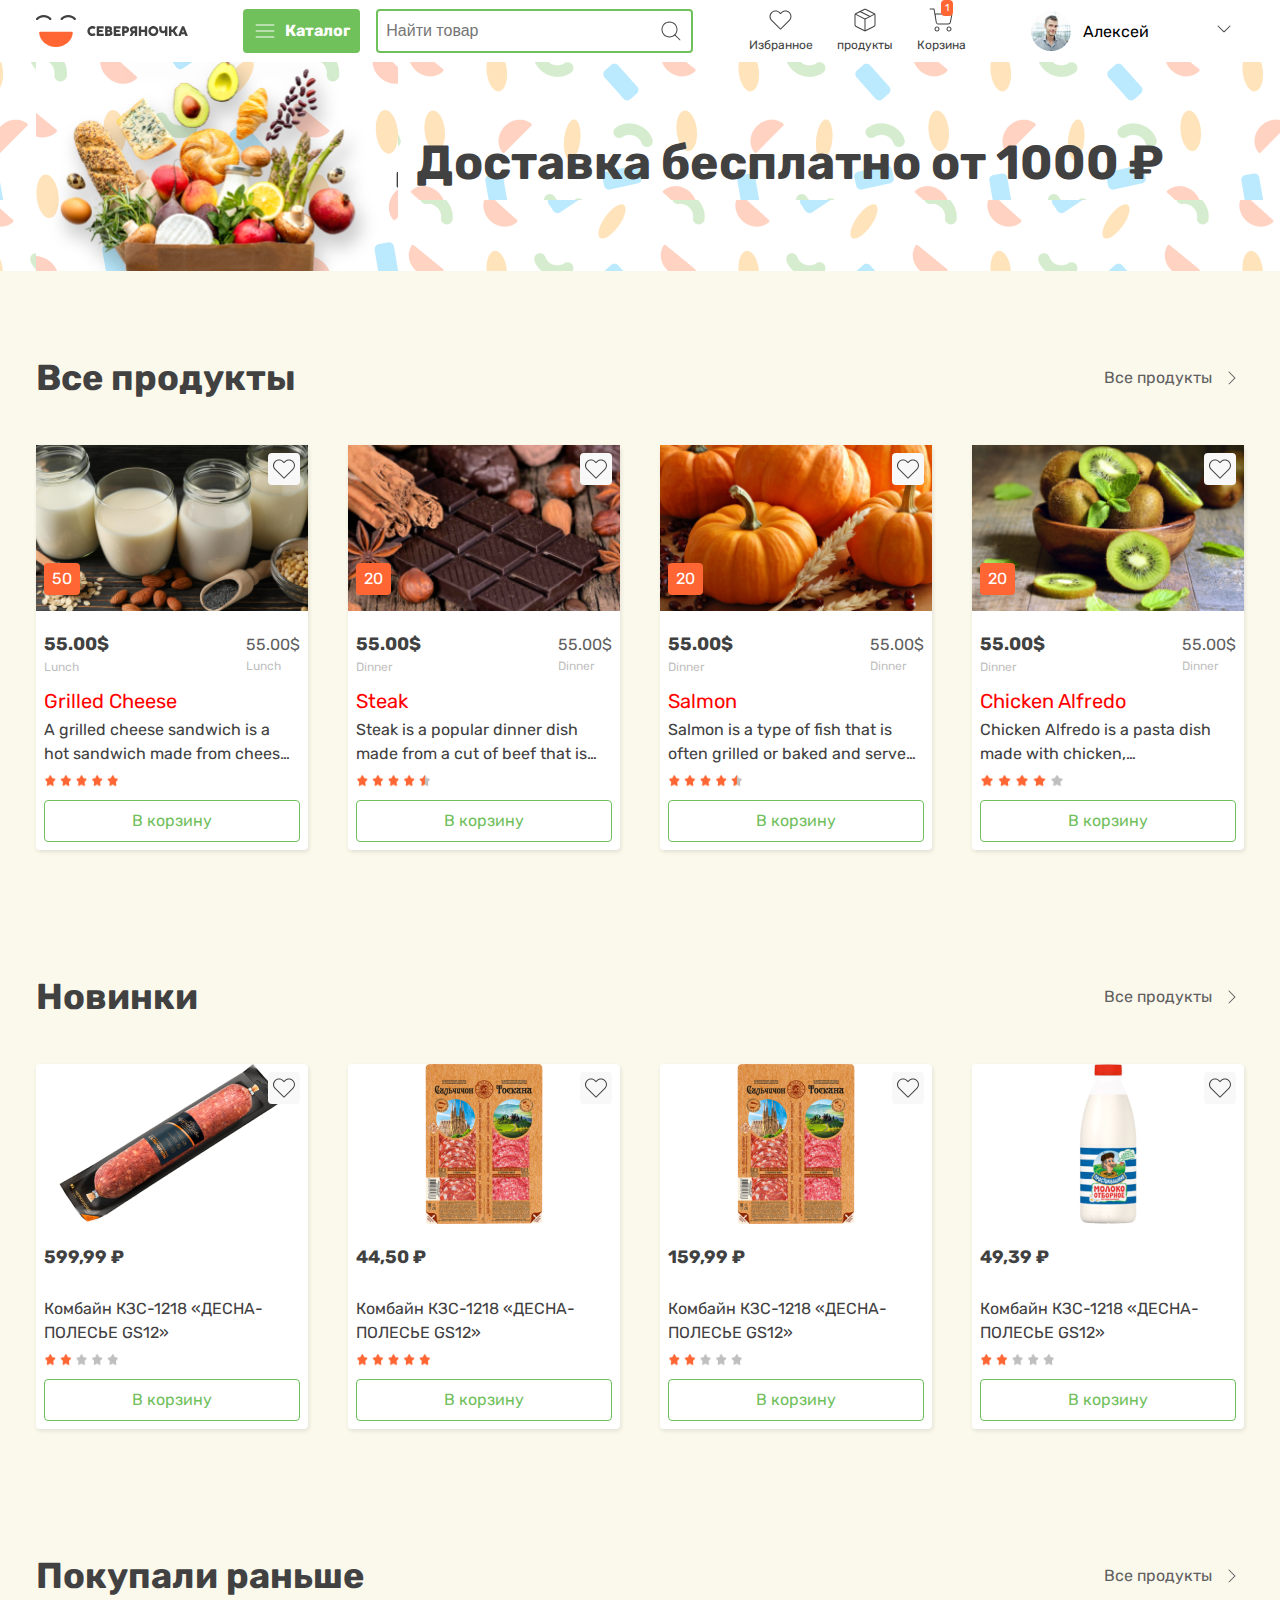
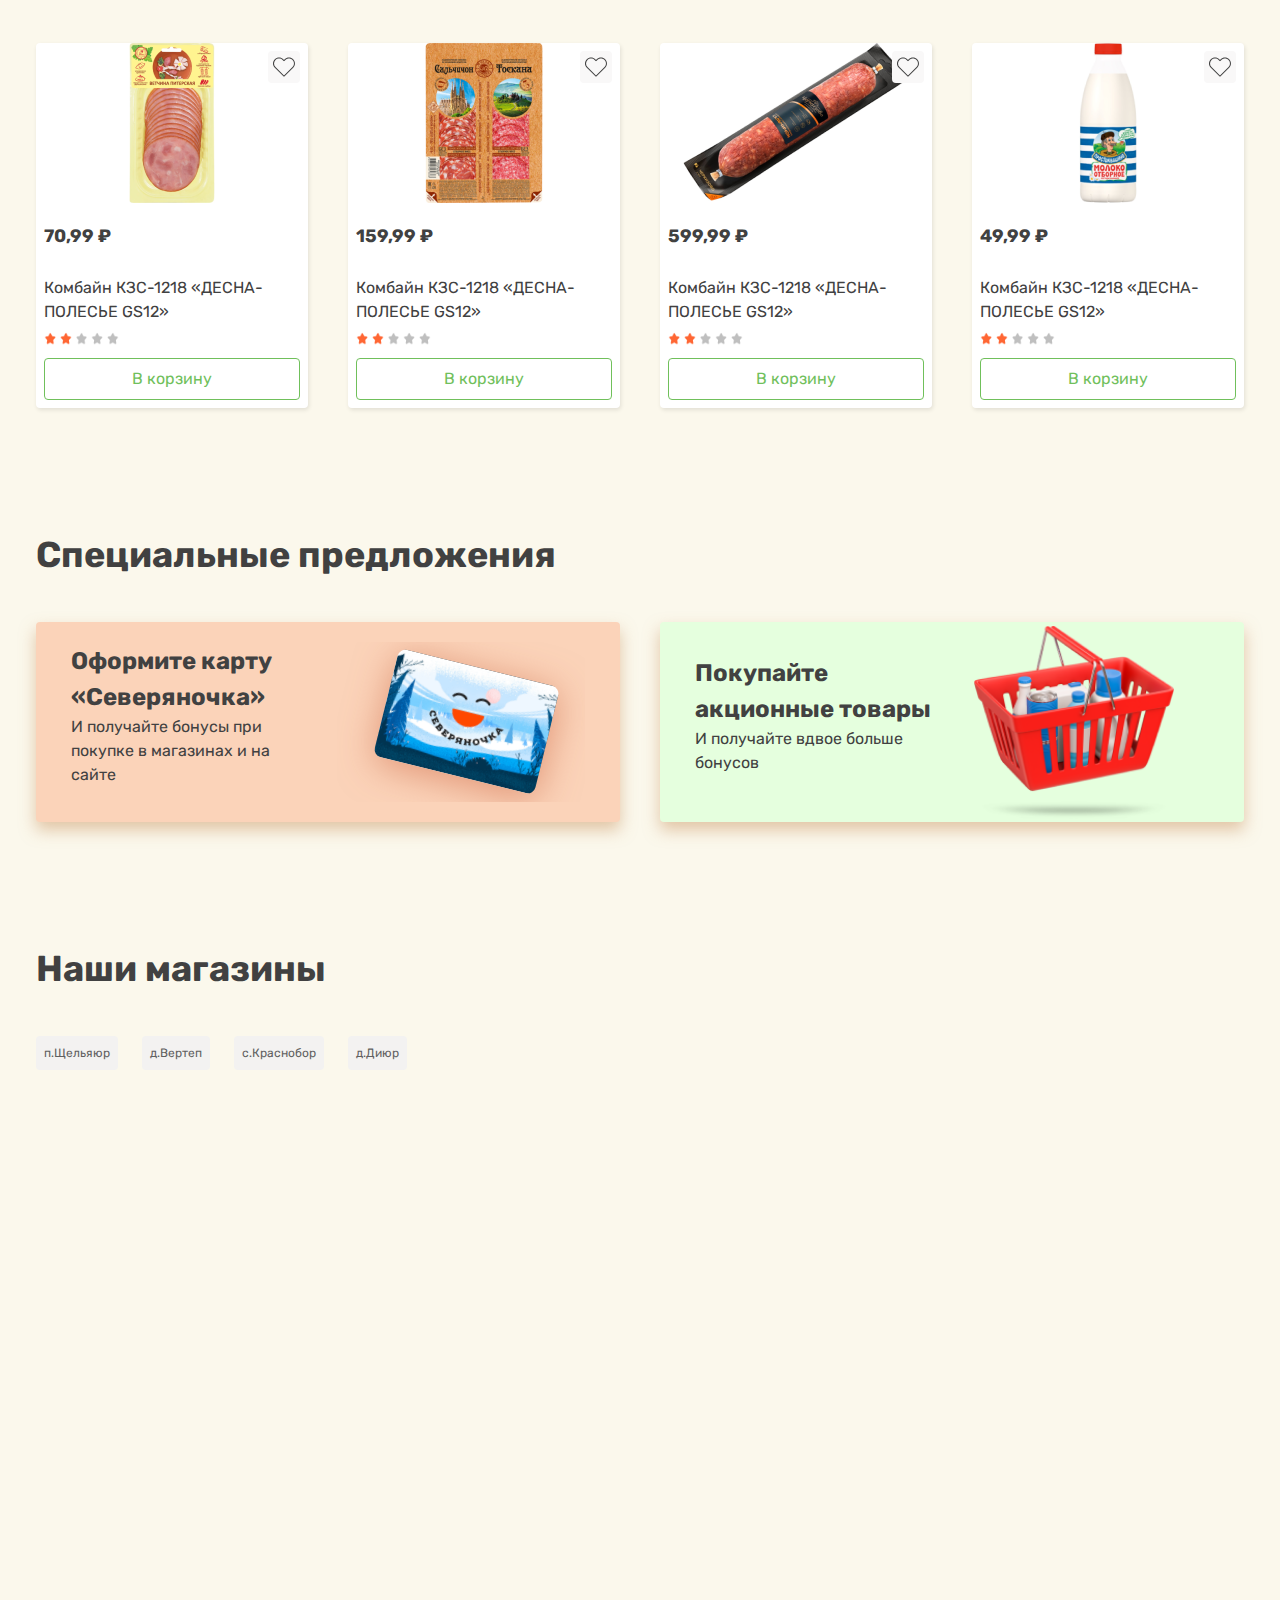
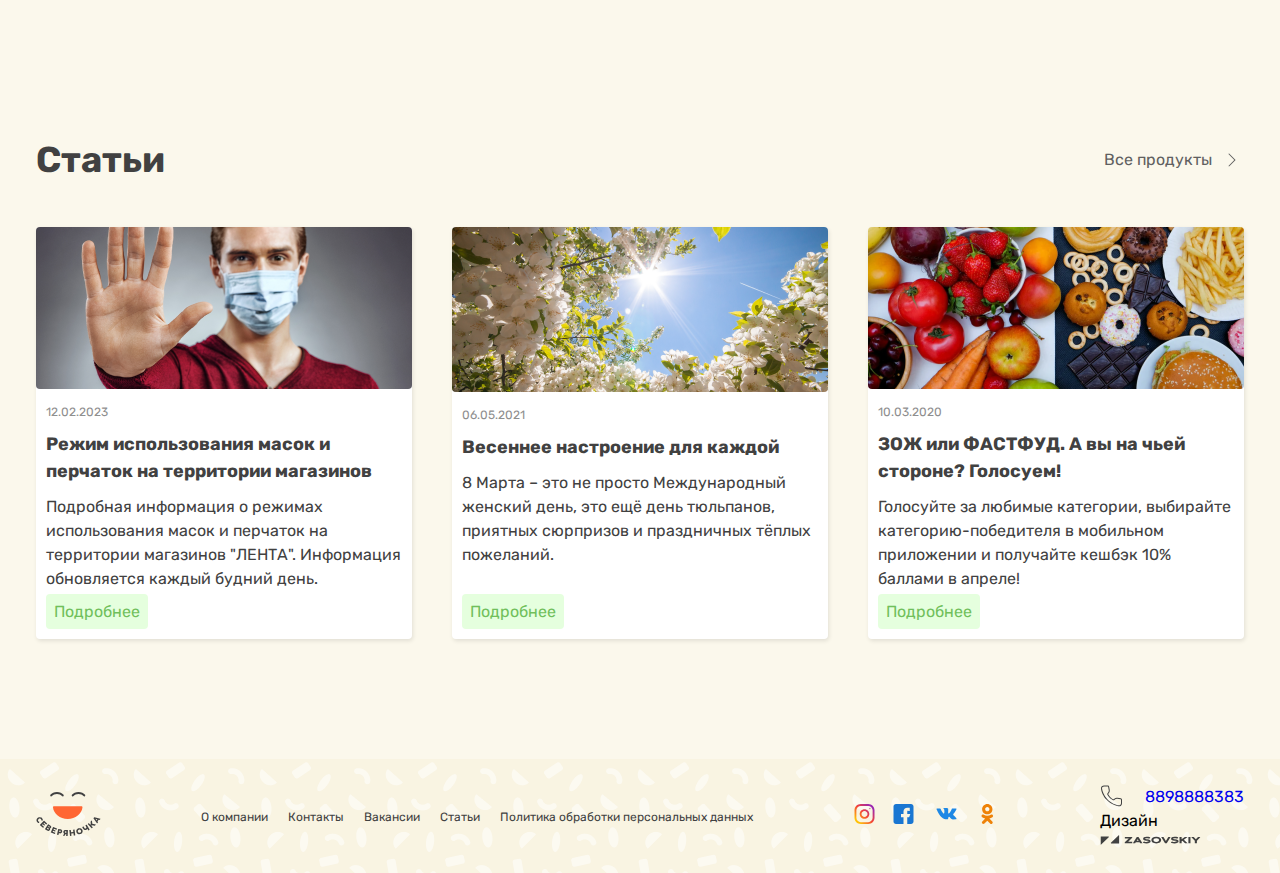
<file: index.html>
<!DOCTYPE html>
<html lang="en">
  <head>
    <meta charset="UTF-8" />
    <meta name="viewport" content="width=device-width, initial-scale=1.0" />
    <link
      rel="icon"
      href="[data-uri]"
    />
    <title>E-Commerce</title>
    <link rel="stylesheet" href="/css/index.min.css" />
  </head>
  <body>

    <!-- Copying should be started here. -->
    <header>
      <nav id="navbar">
        <div class="container">
          <div class="navbar__content">
            <img
              class="navbar__content__image"
              src="./assets/images/index/mainlogo.svg"
              alt=""
            />
            <img
              class="navbar__content__image2"
              src="./assets/images/index/mainlogosvg.svg"
              alt=""
            />
            <div class="navbar__content__search">
              <a class="hidden__part Hidden280" href="#">
                <img
                  src="/assets/images/index/navbarthreelines/feather-icon/menu.svg"
                  alt=""
                />
                <h6 class="Hidden950">Каталог</h6></a
              >
              <div class="search">
                <input type="text" placeholder="Найти товар" />
                <img
                  class="inputImage"
                  src="./assets/images/index/NavbarSearch/feather-icon/search.svg"
                  alt=""
                />
              </div>
            </div>
            <ul class="navbar__content__link">
              <li>
                <a href="#"
                  ><img src="./assets/images/index/Frame 211.svg" alt="" />
                  <p>Избранное</p></a
                >
              </li>
              <li>
                <a href="#"
                  ><img src="./assets/images/index/navbarBix.svg" alt="" />
                  <p>продукты</p></a
                >
              </li>
              <li>
                <a href="#" class="navbar__content__basket"
                  ><span>1</span
                  ><img
                    src="./assets/images/index/shopping.basket/feather-icon/shopping-cart.svg"
                    alt=""
                  />
                  <p>Корзина</p></a
                >
              </li>
            </ul>

            <div class="navbar__content__person">
              <img src="./assets/images/index/navbarperson.svg" alt="" />
              <p class="Hidden950">Алексей</p>
            </div>
            <a href="#" class="Hidden950"
              ><img src="./assets/images/index/navbarbelow.svg" alt=""
            /></a>
          </div>
        </div>
      </nav>
    </header>
    <div class="container">
      <div class="catalog hidden__catalog">
        <ul class="catalog__things">
          <li class="catalog__items">
            <a href="" class="catalog__links">Молоко, сыр, яйцо</a>
          </li>
          <li class="catalog__items">
            <a href="" class="catalog__links">Хлеб</a>
          </li>
          <li class="catalog__items">
            <a href="" class="catalog__links">Фрукты и овощи</a>
          </li>
          <li class="catalog__items">
            <a href="" class="catalog__links">Замороженные продукты</a>
          </li>
        </ul>
        <ul class="catalog__things">
          <li class="catalog__items">
            <a href="" class="catalog__links">Напитки</a>
          </li>
          <li class="catalog__items">
            <a href="" class="catalog__links">Кондитерские изделия</a>
          </li>
          <li class="catalog__items">
            <a href="" class="catalog__links">Чай, кофе</a>
          </li>
        </ul>
        <ul class="catalog__things">
          <li class="catalog__items">
            <a href="" class="catalog__links">Бакалея</a>
          </li>
          <li class="catalog__items">
            <a href="" class="catalog__links">Здоровое питание</a>
          </li>
          <li class="catalog__items">
            <a href="" class="catalog__links">Зоотовары</a>
          </li>
        </ul>
        <ul class="catalog__things">
          <li class="catalog__items">
            <a href="" class="catalog__links">Мясо, птица, колбаса</a>
          </li>
          <li class="catalog__items">
            <a href="" class="catalog__links">Детское питание</a>
          </li>
          <li class="catalog__items">
            <a href="" class="catalog__links">Непродовольственные товары</a>
          </li>
        </ul>
      </div>
    </div>
    <!-- Copying should be ended here. -->
    
    <main>
      <section id="home">
        <div class="container">
          <div class="home__content">
            <img src="./assets/images/index/homefruits.svg" alt="" />
            <h1>Доставка бесплатно от 1000 ₽</h1>
          </div>
        </div>
      </section>
      <section id="discount">
        <div class="container discount">
          <div class="discount__items">
            <div class="discount__item__top">
              <h1>Все продукты</h1>
              <a href="#"
                ><p>Все продукты</p>
                <img
                  src="./assets/images/index/homerightarray/feather-icon/chevron-right.svg"
                  alt=""
              /></a>
            </div>
            <div class="discount__item__main"></div>
          </div>
          <div class="discount__items special120distance">
            <div class="discount__item__top">
              <h1>Новинки</h1>
              <a href="#"
                ><p>Все продукты</p>
                <img
                  src="./assets/images/index/homerightarray/feather-icon/chevron-right.svg"
                  alt=""
              /></a>
            </div>
            <div class="discount__item__main">
              <div class="discount__item__card">
                <img
                  class="discount__item__image"
                  src="./assets/images/index/home1.png"
                  alt="image"
                />
                <img
                  class="discount__item__heart"
                  src="./assets/images/index/homeheart/feather-icon/heart.svg"
                  alt="image"
                />
                <div class="discount__details">
                  <div class="discount__payment">
                    <div class="discount__payment__right">
                      <h2 class="discount__value">599,99 ₽</h2>
                    </div>
                  </div>
                  <h4>Комбайн КЗС-1218 «ДЕСНА-ПОЛЕСЬЕ GS12»</h4>
                  <img
                    class="starimage"
                    src="./assets/images/index/2star.png"
                    alt="star image"
                  />
                  <a href="#">В корзину</a>
                </div>
              </div>
              <div class="discount__item__card">
                <img
                  class="discount__item__image"
                  src="./assets/images/index/home2.png"
                  alt="image"
                />
                <img
                  class="discount__item__heart"
                  src="./assets/images/index/homeheart/feather-icon/heart.svg"
                  alt="image"
                />
                <div class="discount__details">
                  <div class="discount__payment">
                    <div class="discount__payment__right">
                      <h2 class="discount__value">44,50 ₽</h2>
                    </div>
                  </div>
                  <h4>Комбайн КЗС-1218 «ДЕСНА-ПОЛЕСЬЕ GS12»</h4>
                  <img
                    class="starimage"
                    src="./assets/images/index/5star.png"
                    alt="star image"
                  />
                  <a href="#">В корзину</a>
                </div>
              </div>
              <div class="discount__item__card">
                <img
                  class="discount__item__image"
                  src="./assets/images/index/home2.png"
                  alt="image"
                />
                <img
                  class="discount__item__heart"
                  src="./assets/images/index/homeheart/feather-icon/heart.svg"
                  alt="image"
                />
                <div class="discount__details">
                  <div class="discount__payment">
                    <div class="discount__payment__right">
                      <h2 class="discount__value">159,99 ₽</h2>
                    </div>
                  </div>
                  <h4>Комбайн КЗС-1218 «ДЕСНА-ПОЛЕСЬЕ GS12»</h4>
                  <img
                    class="starimage"
                    src="./assets/images/index/2star.png"
                    alt="star image"
                  />
                  <a href="#">В корзину</a>
                </div>
              </div>
              <div class="discount__item__card">
                <img
                  class="discount__item__image"
                  src="./assets/images/index/home4.png"
                  alt="image"
                />
                <img
                  class="discount__item__heart"
                  src="./assets/images/index/homeheart/feather-icon/heart.svg"
                  alt="image"
                />
                <div class="discount__details">
                  <div class="discount__payment">
                    <div class="discount__payment__right">
                      <h2 class="discount__value">49,39 ₽</h2>
                    </div>
                  </div>
                  <h4>Комбайн КЗС-1218 «ДЕСНА-ПОЛЕСЬЕ GS12»</h4>
                  <img
                    class="starimage"
                    src="./assets/images/index/2star.png"
                    alt="star image"
                  />
                  <a href="#">В корзину</a>
                </div>
              </div>
            </div>
          </div>
          <div class="discount__items special120distance">
            <div class="discount__item__top">
              <h1>Покупали раньше</h1>
              <a href="#"
                ><p>Все продукты</p>
                <img
                  src="./assets/images/index/homerightarray/feather-icon/chevron-right.svg"
                  alt=""
              /></a>
            </div>
            <div class="discount__item__main">
              <div class="discount__item__card">
                <img
                  class="discount__item__image"
                  src="./assets/images/index/home5.png"
                  alt="image"
                />
                <img
                  class="discount__item__heart"
                  src="./assets/images/index/homeheart/feather-icon/heart.svg"
                  alt="image"
                />
                <div class="discount__details">
                  <div class="discount__payment">
                    <div class="discount__payment__right">
                      <h2 class="discount__value">70,99 ₽</h2>
                    </div>
                  </div>
                  <h4>Комбайн КЗС-1218 «ДЕСНА-ПОЛЕСЬЕ GS12»</h4>
                  <img
                    class="starimage"
                    src="./assets/images/index/2star.png"
                    alt="star image"
                  />
                  <a href="#">В корзину</a>
                </div>
              </div>
              <div class="discount__item__card">
                <img
                  class="discount__item__image"
                  src="./assets/images/index/home2.png"
                  alt="image"
                />
                <img
                  class="discount__item__heart"
                  src="./assets/images/index/homeheart/feather-icon/heart.svg"
                  alt="image"
                />
                <div class="discount__details">
                  <div class="discount__payment">
                    <div class="discount__payment__right">
                      <h2 class="discount__value">159,99 ₽</h2>
                    </div>
                  </div>
                  <h4>Комбайн КЗС-1218 «ДЕСНА-ПОЛЕСЬЕ GS12»</h4>
                  <img
                    class="starimage"
                    src="./assets/images/index/2star.png"
                    alt="star image"
                  />
                  <a href="#">В корзину</a>
                </div>
              </div>
              <div class="discount__item__card">
                <img
                  class="discount__item__image"
                  src="./assets/images/index/home1.png"
                  alt="image"
                />
                <img
                  class="discount__item__heart"
                  src="./assets/images/index/homeheart/feather-icon/heart.svg"
                  alt="image"
                />
                <div class="discount__details">
                  <div class="discount__payment">
                    <div class="discount__payment__right">
                      <h2 class="discount__value">599,99 ₽</h2>
                    </div>
                  </div>
                  <h4>Комбайн КЗС-1218 «ДЕСНА-ПОЛЕСЬЕ GS12»</h4>
                  <img
                    class="starimage"
                    src="./assets/images/index/2star.png"
                    alt="star image"
                  />
                  <a href="#">В корзину</a>
                </div>
              </div>
              <div class="discount__item__card">
                <img
                  class="discount__item__image"
                  src="./assets/images/index/home4.png"
                  alt="image"
                />
                <img
                  class="discount__item__heart"
                  src="./assets/images/index/homeheart/feather-icon/heart.svg"
                  alt="image"
                />
                <div class="discount__details">
                  <div class="discount__payment">
                    <div class="discount__payment__right">
                      <h2 class="discount__value">49,99 ₽</h2>
                    </div>
                  </div>
                  <h4>Комбайн КЗС-1218 «ДЕСНА-ПОЛЕСЬЕ GS12»</h4>
                  <img
                    class="starimage"
                    src="./assets/images/index/2star.png"
                    alt="star image"
                  />
                  <a href="#">В корзину</a>
                </div>
              </div>
            </div>
          </div>
        </div>
      </section>
      <section id="app">
        <div class="container app">
          <h1>Специальные предложения</h1>
          <div class="app__main">
            <div class="app__main__card">
              <div>
                <h2>Оформите карту «Северяночка»</h2>
                <p>И получайте бонусы при покупке в магазинах и на сайте</p>
              </div>
              <img
                class="app__main__strangePic"
                src="./assets/images/index/winterapp.svg"
                alt=""
              />
            </div>
            <div class="app__main__card app__second__part">
              <div>
                <h2>Покупайте акционные товары</h2>
                <p>И получайте вдвое больше бонусов</p>
              </div>
              <img src="./assets/images/index/basket.png" alt="" />
            </div>
          </div>
        </div>
      </section>
      <section id="location">
        <div class="container location">
          <h1>Наши магазины</h1>
          <div class="location__main">
            <div class="location__main__items">
              <a href="#"><p>п.Щельяюр</p></a>
              <a href="#"><p>д.Вертеп</p></a>
              <a href="#"><p>с.Краснобор</p></a>
              <a href="#"><p>д.Диюр</p></a>
            </div>
            <iframe
              src="https://www.google.com/maps/embed?pb=!1m14!1m8!1m3!1d2997.9853383677932!2d69.19970855847173!3d41.287423557451284!3m2!1i1024!2i768!4f13.1!3m3!1m2!1s0x38ae8b4d7badd3c1%3A0x39fa34f7714fcfca!2s314-Sonli%20Maktabgacha%20Ta%22Lim%20Tashkiloti!5e0!3m2!1sen!2s!4v1706008566794!5m2!1sen!2s"
              width="600"
              height="450"
              style="border: 0"
              allowfullscreen=""
              loading="lazy"
              referrerpolicy="no-referrer-when-downgrade"
            ></iframe>
          </div>
        </div>
      </section>
      <section id="last">
        <div class="container last">
          <div class="last__item__top">
            <h1>Статьи</h1>
            <a href="#"
              ><p>Все продукты</p>
              <img
                src="./assets/images/index/homerightarray/feather-icon/chevron-right.svg"
                alt=""
            /></a>
          </div>
          <div class="last__main">
            <div class="last__main__card">
              <img src="./assets/images/index/last1.png" alt="personimage" />
              <div class="last__main__content">
                <h6>12.02.2023</h6>
                <h3>
                  Режим использования масок и перчаток на территории магазинов
                </h3>
                <p>
                  Подробная информация о режимах использования масок и перчаток
                  на территории магазинов "ЛЕНТА". Информация обновляется каждый
                  будний день.
                </p>
                <a href="#">Подробнее</a>
              </div>
            </div>
            <div class="last__main__card">
              <img src="./assets/images/index/last2.png" alt="personimage" />
              <div class="last__main__content">
                <h6>06.05.2021</h6>
                <h3>Весеннее настроение для каждой</h3>
                <p>
                  8 Марта – это не просто Международный женский день, это ещё
                  день тюльпанов, приятных сюрпризов и праздничных тёплых
                  пожеланий.
                </p>
                <a href="#">Подробнее</a>
              </div>
            </div>
            <div class="last__main__card">
              <img src="./assets/images/index/last3.png" alt="personimage" />
              <div class="last__main__content">
                <h6>10.03.2020</h6>
                <h3>ЗОЖ или ФАСТФУД. А вы на чьей стороне? Голосуем!</h3>
                <p>
                  Голосуйте за любимые категории, выбирайте категорию-победителя
                  в мобильном приложении и получайте кешбэк 10% баллами в
                  апреле!
                </p>
                <a href="#">Подробнее</a>
              </div>
            </div>
          </div>
        </div>
      </section>
    </main>

    <!-- Copying should be started here. -->
    <footer>
      <div class="container">
        <div class="footer">
          <div class="footer__all">
            <a href="#" class="footer__link__items"
              ><img src="./assets/images/index/mainlogosvg.svg" alt=""
            /></a>
            <ul class="footer__links">
              <li><a href="#" class="footer__link__items">О компании</a></li>
              <li><a href="#" class="footer__link__items">Контакты</a></li>
              <li><a href="#" class="footer__link__items">Вакансии</a></li>
              <li><a href="#" class="footer__link__items">Статьи</a></li>
              <li>
                <a href="#" class="footer__link__items"
                  >Политика обработки персональных данных</a
                >
              </li>
            </ul>
            <ul class="footer__socials">
              <li>
                <a href="#" class="footer__social__network"
                  ><img
                    src="./assets/images/index/insta/social/instagram.svg"
                    alt=""
                /></a>
              </li>
              <li>
                <a href="#" class="footer__social__network"
                  ><img
                    src="./assets/images/index/face/social/Group 465.svg"
                    alt=""
                /></a>
              </li>
              <li>
                <a href="#" class="footer__social__network"
                  ><img
                    src="./assets/images/index/wiki/social/vkontakte.svg"
                    alt=""
                /></a>
              </li>
              <li>
                <a href="#" class="footer__social__network"
                  ><img src="./assets/images/index/odnok/social/ok.svg" alt=""
                /></a>
              </li>
            </ul>
            <div class="footer__socials__next">
              <div class="parts">
                <li>
                  <a href="#"
                    ><img
                      src="./assets/images/index/phonefooter/feather-icon/phone.svg"
                      alt=""
                  /></a>
                </li>
                <li><a href="#">8898888383</a></li>
              </div>
              <p>Дизайн</p>
              <img src="./assets/images/index/zakovskiy.svg" alt="" />
            </div>
            <ul class="footer__links2">
              <li><a href="#" class="footer__link__items">О компании</a></li>
              <li><a href="#" class="footer__link__items">Контакты</a></li>
              <li><a href="#" class="footer__link__items">Вакансии</a></li>
              <li><a href="#" class="footer__link__items">Статьи</a></li>
              <li>
                <a href="#" class="footer__link__items"
                  >Политика обработки персональных данных</a
                >
              </li>
            </ul>
          </div>
          <div class="footer__special">
            <ul class="footer__content__link">
              <li>
                <a class="footer__link__bottom" href="#"
                  ><img src="/assets/images/index/blackthree.svg" alt="" />
                  <h6>Каталог</h6></a
                >
              </li>
              <li>
                <a href="#"
                  ><img src="./assets/images/index/Frame 211.svg" alt="" />
                  <p>Избранное</p></a
                >
              </li>
              <li>
                <a href="#"
                  ><img src="./assets/images/index/navbarBix.svg" alt="" />
                  <p>продукты</p></a
                >
              </li>
              <li>
                <a href="#" class="footer__content__basket"
                  ><span>1</span
                  ><img
                    src="./assets/images/index/shopping.basket/feather-icon/shopping-cart.svg"
                    alt=""
                  />
                  <p>Корзина</p></a
                >
              </li>
            </ul>
            <div class="footer__content__person">
              <img src="./assets/images/index/navbarperson.svg" alt="" />
            </div>
          </div>
        </div>
      </div>
    </footer>
    <script src="./js/main.js"></script>
    <!-- Copying should be started here. -->

    <script src="js/product-data.js"></script>
    <script src="js/home.js"></script>
  </body>
</html>
</file>
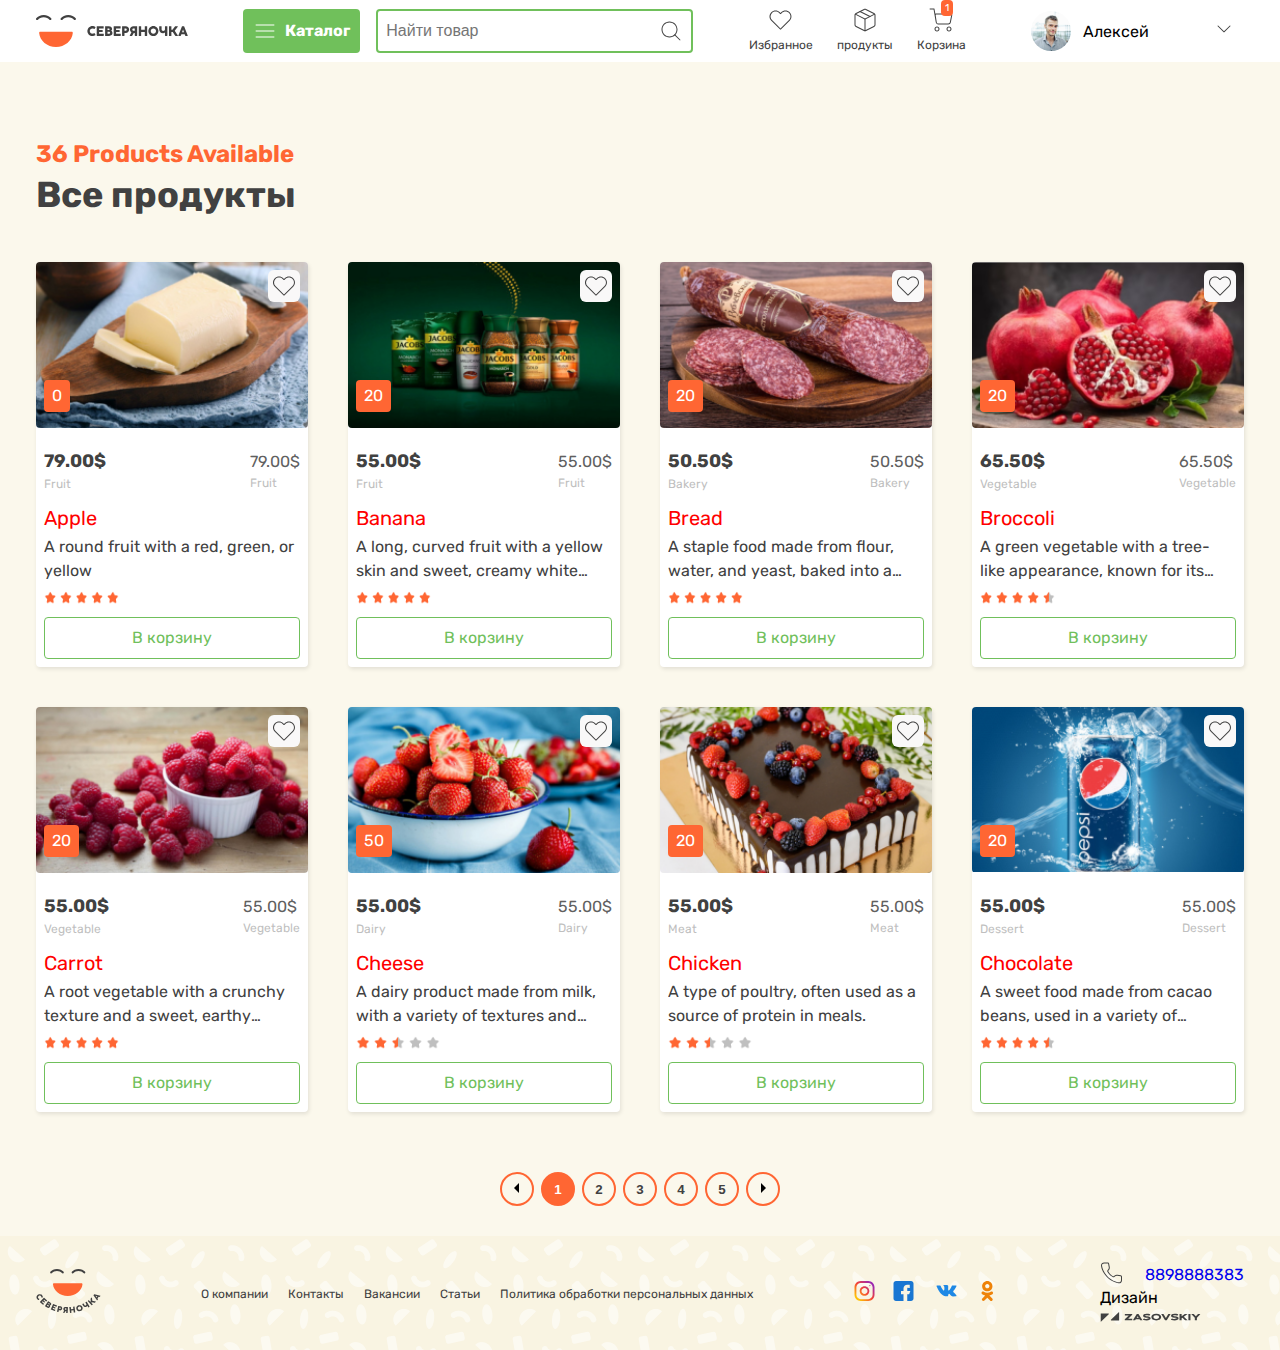
<file: pages/allproducts.html>
<!DOCTYPE html>
<html lang="en">
  <head>
    <meta charset="UTF-8" />
    <meta name="viewport" content="width=device-width, initial-scale=1.0" />
    <title>All products</title>
    <link
    rel="icon"
    href="[data-uri]"
  />
    <link rel="stylesheet" href="../css/allproducts.min.css" />
  </head>
  <body>
    <header>
      <nav id="navbar">
        <div class="container">
          <div class="navbar__content">
            <img
              class="navbar__content__image"
              src="../assets/images/index/mainlogo.svg"
              alt=""
            />
            <img
              class="navbar__content__image2"
              src="../assets/images/index/mainlogosvg.svg"
              alt=""
            />
            <div class="navbar__content__search">
              <a class="hidden__part Hidden280" href="#"
                ><img
                  src="../assets/images/index/navbarthreelines/feather-icon/menu.svg"
                  alt=""
                />
                <h6 class="Hidden950">Каталог</h6>
              </a>
              <div class="search">
                <input class="search-input" type="text" placeholder="Найти товар" />
                <img
                  class="inputImage"
                  src="../assets/images/index/NavbarSearch/feather-icon/search.svg"
                  alt=""
                />
              </div>
            </div>
            <ul class="navbar__content__link">
              <li>
                <a href="#"
                  ><img src="../assets/images/index/Frame 211.svg" alt="" />
                  <p>Избранное</p></a
                >
              </li>
              <li>
                <a href="#"
                  ><img src="../assets/images/index/navbarBix.svg" alt="" />
                  <p>продукты</p></a
                >
              </li>
              <li>
                <a href="#" class="navbar__content__basket"
                  ><span>1</span
                  ><img
                    src="../assets/images/index/shopping.basket/feather-icon/shopping-cart.svg"
                    alt=""
                  />
                  <p>Корзина</p></a
                >
              </li>
            </ul>

            <div class="navbar__content__person">
              <img src="../assets/images/index/navbarperson.svg" alt="" />
              <p class="Hidden950">Алексей</p>
            </div>
            <a href="#" class="Hidden950"
              ><img src="../assets/images/index/navbarbelow.svg" alt=""
            /></a>
          </div>
        </div>
      </nav>
    </header>
    <div class="container">
      <div class="catalog hidden__catalog">
        <ul class="catalog__things">
          <li class="catalog__items">
            <a href="" class="catalog__links">Молоко, сыр, яйцо</a>
          </li>
          <li class="catalog__items">
            <a href="" class="catalog__links">Хлеб</a>
          </li>
          <li class="catalog__items">
            <a href="" class="catalog__links">Фрукты и овощи</a>
          </li>
          <li class="catalog__items">
            <a href="" class="catalog__links">Замороженные продукты</a>
          </li>
        </ul>
        <ul class="catalog__things">
          <li class="catalog__items">
            <a href="" class="catalog__links">Напитки</a>
          </li>
          <li class="catalog__items">
            <a href="" class="catalog__links">Кондитерские изделия</a>
          </li>
          <li class="catalog__items">
            <a href="" class="catalog__links">Чай, кофе</a>
          </li>
        </ul>
        <ul class="catalog__things">
          <li class="catalog__items">
            <a href="" class="catalog__links">Бакалея</a>
          </li>
          <li class="catalog__items">
            <a href="" class="catalog__links">Здоровое питание</a>
          </li>
          <li class="catalog__items">
            <a href="" class="catalog__links">Зоотовары</a>
          </li>
        </ul>
        <ul class="catalog__things">
          <li class="catalog__items">
            <a href="" class="catalog__links">Мясо, птица, колбаса</a>
          </li>
          <li class="catalog__items">
            <a href="" class="catalog__links">Детское питание</a>
          </li>
          <li class="catalog__items">
            <a href="" class="catalog__links">Непродовольственные товары</a>
          </li>
        </ul>
      </div>
    </div>
    <main>
      <section id="discount">
        <div class="container discount">
          <h3 class="alert alert-info"><span class="products__quantity"></span> Products Available</h3>
          <div class="discount__items">
            <div class="discount__item__top">
              <h1>Все продукты</h1>
            </div>
            <div class="discount__item__main"></div>
          </div>
        </div>
      </section>
      <section id="pagination">
        <div class="container">
          <ul class="pagination">
            <li class="page-item"><button class="page-link"><img src="../assets/images/index/left.svg" alt=""></button></li>
            <li class="page-item"><button class="page-link">1</button></li>
            <li class="page-item"><button class="page-link">2</button></li>
            <li class="page-item"><button class="page-link">3</button></li>
            <li class="page-item"><button class="page-link"><img src="../assets/images/index/right.svg" alt=""></button></li>
          </ul>
        </div>
      </section>
    </main>
    <footer>
      <div class="container">
        <div class="footer">
          <div class="footer__all">
            <a href="#" class="footer__link__items"
              ><img src="../assets/images/index/mainlogosvg.svg" alt=""
            /></a>
            <ul class="footer__links">
              <li><a href="#" class="footer__link__items">О компании</a></li>
              <li><a href="#" class="footer__link__items">Контакты</a></li>
              <li><a href="#" class="footer__link__items">Вакансии</a></li>
              <li><a href="#" class="footer__link__items">Статьи</a></li>
              <li>
                <a href="#" class="footer__link__items"
                  >Политика обработки персональных данных</a
                >
              </li>
            </ul>
            <ul class="footer__socials">
              <li>
                <a href="#" class="footer__social__network"
                  ><img
                    src="../assets/images/index/insta/social/instagram.svg"
                    alt=""
                /></a>
              </li>
              <li>
                <a href="#" class="footer__social__network"
                  ><img
                    src="../assets/images/index/face/social/Group 465.svg"
                    alt=""
                /></a>
              </li>
              <li>
                <a href="#" class="footer__social__network"
                  ><img
                    src="../assets/images/index/wiki/social/vkontakte.svg"
                    alt=""
                /></a>
              </li>
              <li>
                <a href="#" class="footer__social__network"
                  ><img src="../assets/images/index/odnok/social/ok.svg" alt=""
                /></a>
              </li>
            </ul>
            <div class="footer__socials__next">
              <div class="parts">
                <li>
                  <a href="#"
                    ><img
                      src="../assets/images/index/phonefooter/feather-icon/phone.svg"
                      alt=""
                  /></a>
                </li>
                <li><a href="#">8898888383</a></li>
              </div>
              <p>Дизайн</p>
              <img src="../assets/images/index/zakovskiy.svg" alt="" />
            </div>
            <ul class="footer__links2">
              <li><a href="#" class="footer__link__items">О компании</a></li>
              <li><a href="#" class="footer__link__items">Контакты</a></li>
              <li><a href="#" class="footer__link__items">Вакансии</a></li>
              <li><a href="#" class="footer__link__items">Статьи</a></li>
              <li>
                <a href="#" class="footer__link__items"
                  >Политика обработки персональных данных</a
                >
              </li>
            </ul>
          </div>
          <div class="footer__special">
            <ul class="footer__content__link">
              <li>
                <a class="footer__link__bottom" href="#"
                  ><img src="../assets/images/index/blackthree.svg" alt="" />
                  <h6>Каталог</h6></a
                >
              </li>
              <li>
                <a href="#"
                  ><img src="../assets/images/index/Frame 211.svg" alt="" />
                  <p>Избранное</p></a
                >
              </li>
              <li>
                <a href="#"
                  ><img src="../assets/images/index/navbarBix.svg" alt="" />
                  <p>продукты</p></a
                >
              </li>
              <li>
                <a href="#" class="footer__content__basket"
                  ><span>1</span
                  ><img
                    src="../assets/images/index/shopping.basket/feather-icon/shopping-cart.svg"
                    alt=""
                  />
                  <p>Корзина</p></a
                >
              </li>
            </ul>
            <div class="footer__content__person">
              <img src="../assets/images/index/navbarperson.svg" alt="" />
            </div>
          </div>
        </div>
      </div>
    </footer>
    <script src="../js/main.js"></script>
    <script src="../js/const.js"></script>
    <script src="../js/product-data.js"></script>
    <script src="../js/home.js"></script>
  </body>
</html>
</file>
<file: css/index.min.css>
@import"https://fonts.googleapis.com/css2?family=Rubik&display=swap";*,*::after,*::before{margin:0;padding:0;-webkit-box-sizing:border-box;box-sizing:border-box;list-style-type:none;text-decoration:none}.container{max-width:1248px;width:100%;margin-left:auto;margin-right:auto;padding-left:20px;padding-right:20px}body{scroll-behavior:smooth}*{margin:0;padding:0}body{font-family:Rubik}ul,a{list-style-type:none}a{text-decoration:none}button{background:rgba(0,0,0,0);border:none;cursor:pointer}footer{background-image:url("../../assets/images/index/footerbg.png");background-color:#f9f4e2}.footer{padding:24px 0;-webkit-box-pack:justify;-ms-flex-pack:justify;justify-content:space-between}.footer__all{display:-webkit-box;display:-ms-flexbox;display:flex;-webkit-box-pack:justify;-ms-flex-pack:justify;justify-content:space-between;gap:20px;-webkit-box-align:center;-ms-flex-align:center;align-items:center;padding-bottom:49px}@media(min-width: 680px){.footer__all{padding-bottom:0}}@media(max-width: 700px){.footer__all{display:-webkit-box;display:-ms-flexbox;display:flex;-ms-flex-wrap:wrap;flex-wrap:wrap;-webkit-box-align:center;-ms-flex-align:center;align-items:center;justify-items:center;-ms-flex-item-align:center;align-self:center}}.footer__links{display:-webkit-box;display:-ms-flexbox;display:flex;gap:20px;-ms-flex-wrap:wrap;flex-wrap:wrap}@media(max-width: 700px){.footer__links{display:none}}.footer__links a{color:#414141;font-size:12px;line-height:150%}.footer__links2{display:none}@media(max-width: 700px){.footer__links2{display:-webkit-box;display:-ms-flexbox;display:flex;gap:16px;-ms-flex-wrap:wrap;flex-wrap:wrap}}.footer__links2 a{color:#414141;font-size:12px;line-height:150%}.footer__socials{display:grid;gap:40px;-webkit-box-align:center;-ms-flex-align:center;align-items:center;grid-template-columns:repeat(4, 1fr);gap:16px}@media(max-width: 1120px){.footer__socials{display:grid;gap:10px;-webkit-box-align:center;-ms-flex-align:center;align-items:center;grid-template-columns:repeat(2, auto)}}.footer__last{display:-webkit-box;display:-ms-flexbox;display:flex;gap:8px;-webkit-box-pack:end;-ms-flex-pack:end;justify-content:end}.footer__last p{color:#414141;font-size:12px;line-height:150%}.footer__special{display:none;-webkit-box-align:center;-ms-flex-align:center;align-items:center;-webkit-box-pack:justify;-ms-flex-pack:justify;justify-content:space-between}@media(max-width: 680px){.footer__special{display:-webkit-box;display:-ms-flexbox;display:flex;position:fixed;width:100%;gap:10px;bottom:0;padding:10px;right:0;background-color:#fff}}.footer__special__image{padding:10px;-webkit-box-align:center;-ms-flex-align:center;align-items:center;background-color:#70c05b;border-radius:4px}.footer__special__image a{color:#fff;text-align:center;font-size:34px;line-height:150%}.footer .footer__link__items img{max-width:90px;width:100%}.footer__content__link{text-align:center;max-width:400px;padding:0 10px;width:100%;display:-webkit-box;display:-ms-flexbox;display:flex;-webkit-box-pack:justify;-ms-flex-pack:justify;justify-content:space-between}.footer__content__link h6,.footer__content__link p{color:#414141;text-align:center;font-size:8px;line-height:150%}.footer__content li a{text-align:center}.footer__content__basket{position:relative}.footer__content__basket span{position:absolute;top:-17px;right:0px;font-size:10px;color:#fff;background-color:#f63;padding:2px 4px;border-radius:4px}.footer__content__person{display:-webkit-box;display:-ms-flexbox;display:flex;-webkit-box-align:center;-ms-flex-align:center;align-items:center;gap:12px}.parts{display:-webkit-box;display:-ms-flexbox;display:flex;gap:20px;-webkit-box-align:center;-ms-flex-align:center;align-items:center}.navbar__content,.navbar__content__link,.navbar__content__search,.navbar__content__person,.search{display:-webkit-box;display:-ms-flexbox;display:flex;-webkit-box-align:center;-ms-flex-align:center;align-items:center;text-align:center;-webkit-box-pack:justify;-ms-flex-pack:justify;justify-content:space-between}nav{background-color:#fff;position:fixed;width:100%;z-index:1}.search{max-width:344px;width:100%;-webkit-box-pack:justify;-ms-flex-pack:justify;justify-content:space-between;border:2px solid #70c05b;padding:8px;border-radius:4px}.navbar__content{-webkit-box-pack:justify;-ms-flex-pack:justify;justify-content:space-between;padding:8px 0px;-webkit-box-align:center;-ms-flex-align:center;align-items:center;gap:20px}.navbar__content__link{display:none;gap:24px}@media(min-width: 680px){.navbar__content__link{display:-webkit-box;display:-ms-flexbox;display:flex}}.navbar__content__person{gap:12px;padding-left:10px;display:none}@media(min-width: 680px){.navbar__content__person{display:-webkit-box;display:-ms-flexbox;display:flex}}.navbar__content__basket{position:relative}.navbar__content__basket span{position:absolute;top:-17px;right:13px;font-size:10px;color:#fff;background-color:#f63;padding:2px 4px;border-radius:4px}.navbar__content__search{max-width:345px;width:100%}@media(min-width: 950px){.navbar__content__search{max-width:450px;width:100%}}.navbar__content__search a{padding:10px;margin-right:16px;border-radius:4px;display:-webkit-box;display:-ms-flexbox;display:flex;gap:8px;-webkit-box-align:center;-ms-flex-align:center;align-items:center;background-color:#70c05b;display:none}@media(min-width: 680px){.navbar__content__search a{display:-webkit-box;display:-ms-flexbox;display:flex}}.navbar__content__search h6{color:#fff;font-size:16px;line-height:150%}input{max-width:345px;width:100%;outline:none;border:none;font-size:16px}ul li p{font-size:12px;font-style:normal;line-height:150%;color:#414141}.navbar__content__image{display:none}@media(min-width: 1070px){.navbar__content__image{display:block}}.navbar__content__image2{display:block}@media(min-width: 1070px){.navbar__content__image2{display:none}}.navbar__content .Hidden950{display:none}@media(min-width: 950px){.navbar__content .Hidden950{display:block}}.hidden__catalog{display:none;-webkit-transition:1s;transition:1s}.show-catalog{-webkit-transition:1s;transition:1s;display:grid;gap:20px;-webkit-box-align:start;-ms-flex-align:start;align-items:start;grid-template-columns:repeat(4, auto);padding:80px 0 16px;-webkit-box-pack:justify;-ms-flex-pack:justify;justify-content:space-between}@media(max-width: 900px){.show-catalog{display:grid;gap:20px;-webkit-box-align:start;-ms-flex-align:start;align-items:start;grid-template-columns:repeat(2, auto)}}@media(max-width: 450px){.show-catalog{display:grid;gap:10px;-webkit-box-align:star;-ms-flex-align:star;align-items:star;grid-template-columns:repeat(2, auto)}}@media(max-width: 340px){.show-catalog{display:grid;gap:10px;-webkit-box-align:start;-ms-flex-align:start;align-items:start;grid-template-columns:repeat(1, auto)}}.show-catalog .catalog__items{margin-bottom:24px}@media(max-width: 380px){.show-catalog .catalog__items{margin-bottom:5px}}.show-catalog .catalog__links{color:#414141;font-size:16px;font-weight:700;line-height:150%}@media(max-width: 500px){.show-catalog .catalog__links{font-size:12px}}.show-catalog .catalog__links:hover{color:red;-webkit-transition:.5s;transition:.5s}#home{padding-top:55px;background-image:url("../../assets/images/index/homebackground.png")}.home__content{display:-webkit-box;display:-ms-flexbox;display:flex;-webkit-box-align:center;-ms-flex-align:center;align-items:center;gap:18px}@media(max-width: 650px){.home__content{display:block;text-align:center}}.home__content img{max-width:30%;width:100%}@media(max-width: 650px){.home__content img{max-width:50%;width:100%;margin-bottom:10px}}.home__content h1{color:#414141;text-align:center;font-size:48px;font-weight:700;line-height:150%}@media(max-width: 1130px){.home__content h1{font-size:32px}}@media(max-width: 895px){.home__content h1{font-size:25px}}@media(max-width: 430px){.home__content h1{font-size:20px}}#discount{padding:80px 0 120px;background-color:#fbf8ec}.discount__item__top{margin-bottom:40px;display:-webkit-box;display:-ms-flexbox;display:flex;-webkit-box-pack:justify;-ms-flex-pack:justify;justify-content:space-between}.discount h1{color:#414141;font-size:36px;font-weight:700;line-height:150%}@media(max-width: 550px){.discount h1{font-size:25px}}@media(max-width: 280px){.discount h1{font-size:18px}}.discount a{display:-webkit-box;display:-ms-flexbox;display:flex;-webkit-box-align:center;-ms-flex-align:center;align-items:center;gap:8px}.discount a p{color:#606060;font-size:16px;line-height:150%}@media(max-width: 550px){.discount a p{font-size:12px}}@media(max-width: 280px){.discount a p{font-size:8px}}.discount__item__card{max-height:500px;height:100%;position:relative;background-color:#fff;border-radius:4px;-webkit-box-shadow:1px 2px 4px 0px rgba(0,0,0,.1);box-shadow:1px 2px 4px 0px rgba(0,0,0,.1)}.discount__item__card h6{position:absolute;top:118px;left:8px;padding:4px 8px;background-color:#f63;border-radius:4px;color:#fff;font-size:16px;font-weight:400;line-height:150%}.discount__item__heart{position:absolute;top:8px;right:8px;padding:4px;background-color:#f9f8f8;border-radius:4px}.discount__item__image{max-width:500px;width:100%;margin-left:auto;margin-right:auto}.discount__item__main{display:grid;gap:40px;-webkit-box-align:center;-ms-flex-align:center;align-items:center;grid-template-columns:repeat(4, 1fr)}@media(max-width: 1100px){.discount__item__main{display:grid;gap:20px;-webkit-box-align:center;-ms-flex-align:center;align-items:center;grid-template-columns:repeat(3, 1fr)}}@media(max-width: 710px){.discount__item__main{display:grid;gap:20px;-webkit-box-align:center;-ms-flex-align:center;align-items:center;grid-template-columns:repeat(2, 1fr)}}@media(max-width: 484px){.discount__item__main{display:grid;gap:40px;-webkit-box-align:center;-ms-flex-align:center;align-items:center;grid-template-columns:repeat(1, auto)}}.discount__details{padding:8px}.discount__details img{padding:8px 0}.discount__details h4{color:#414141;font-size:16px;line-height:150%;font-weight:400}@media(max-width: 1090px){.discount__details h4{font-size:12px}}.discount__details a{color:#70c05b;font-size:16px;line-height:150%;text-align:center;-webkit-box-pack:center;-ms-flex-pack:center;justify-content:center;border-radius:4px;padding:8px;border:1px solid #70c05b}.discount__details a:hover{background-color:#f63;-webkit-transition:.5s;transition:.5s;color:#fff;border:none}.discount__payment{display:-webkit-box;display:-ms-flexbox;display:flex;-webkit-box-pack:justify;-ms-flex-pack:justify;justify-content:space-between;-webkit-box-align:center;-ms-flex-align:center;align-items:center;padding:8px 0}.discount__payment h2,.discount__payment h3,.discount__payment p{color:#414141;font-size:18px;font-weight:700;line-height:150%}.discount__payment p{color:#bfbfbf;font-size:12px;font-weight:400}.discount__payment h3{color:#606060;font-size:16px;font-weight:400}.discount__value{margin-bottom:18px}.special120distance{margin-top:120px}h4{max-width:252px;display:-webkit-box;-webkit-box-orient:vertical;-webkit-line-clamp:2;overflow:hidden}.starimage{max-width:200px;height:30px}#app{background-color:#fbf8ec;padding-bottom:120px}.app h1{color:#414141;font-size:36px;font-weight:700;line-height:150%;padding-bottom:40px}@media(max-width: 550px){.app h1{font-size:25px}}@media(max-width: 280px){.app h1{font-size:18px}}.app__main{display:grid;gap:40px;-webkit-box-align:center;-ms-flex-align:center;align-items:center;grid-template-columns:repeat(2, 1fr)}@media(max-width: 660px){.app__main{display:grid;gap:40px;-webkit-box-align:center;-ms-flex-align:center;align-items:center;grid-template-columns:repeat(1, auto)}}.app__main__strangePic{max-width:248px !important;width:100% !important}.app__main__card{max-height:200px;height:100%;padding:8px 35px;-webkit-box-align:center;-ms-flex-align:center;align-items:center;background-color:#fbd3b9;display:-webkit-box;display:-ms-flexbox;display:flex;gap:21px;border-radius:7px;overflow:hidden;border-radius:4px;-webkit-box-shadow:0px 8px 16px 0px rgba(202,147,96,.5);box-shadow:0px 8px 16px 0px rgba(202,147,96,.5)}.app__main__card img{max-width:200px;width:100%}.app h2,.app p{color:#414141;font-size:24px;font-weight:700;line-height:150%;max-width:258px;width:100%}.app h2{padding-top:22px}@media(max-width: 900px){.app h2{font-size:18px}}@media(max-width: 500px){.app h2{font-size:14px}}.app p{font-size:16px;font-weight:400;line-height:150%;padding-bottom:36px}@media(max-width: 900px){.app p{font-size:12px}}.app__second__part{background-color:#e5ffde}.description{font-size:20px;margin:5px 0;color:red}#location{background-color:#fbf8ec;padding-bottom:120px}#location h1{color:#414141;font-size:36px;font-weight:700;line-height:150%;padding-bottom:40px}@media(max-width: 550px){#location h1{font-size:25px}}@media(max-width: 280px){#location h1{font-size:18px}}.location__main__items{display:-webkit-box;display:-ms-flexbox;display:flex;gap:24px;margin-bottom:24px;-ms-flex-wrap:wrap;flex-wrap:wrap}@media(max-width: 430px){.location__main__items{gap:10px}}.location__main__items p{color:#606060;font-size:12px;line-height:150%;padding:8px;background-color:#f3f2f1;border-radius:4px}.location__main__items p:hover{background-color:#70c05b;color:#fff}iframe{max-width:100vw;width:100%;height:57.1428571429vh;border-radius:20px}#last{background-color:#fbf8ec;padding-bottom:120px}#last h1{color:#414141;font-size:36px;font-weight:700;line-height:150%}@media(max-width: 550px){#last h1{font-size:25px}}@media(max-width: 280px){#last h1{font-size:18px}}.last__item__top{margin-bottom:40px;display:-webkit-box;display:-ms-flexbox;display:flex;-webkit-box-align:center;-ms-flex-align:center;align-items:center;-webkit-box-pack:justify;-ms-flex-pack:justify;justify-content:space-between}.last__item__top a{display:-webkit-box;display:-ms-flexbox;display:flex;-webkit-box-align:center;-ms-flex-align:center;align-items:center;gap:8px}.last__item__top a p{color:#606060;font-size:16px;line-height:150%}@media(max-width: 550px){.last__item__top a p{font-size:12px}}@media(max-width: 280px){.last__item__top a p{font-size:8px}}.last__main{display:grid;gap:24px;-webkit-box-align:center;-ms-flex-align:center;align-items:center;grid-template-columns:repeat(3, auto);gap:40px;-ms-flex-wrap:wrap;flex-wrap:wrap;-webkit-box-pack:center;-ms-flex-pack:center;justify-content:center}@media(max-width: 1000px){.last__main{display:grid;gap:15px;-webkit-box-align:center;-ms-flex-align:center;align-items:center;grid-template-columns:repeat(3, auto)}}@media(max-width: 900px){.last__main{display:grid;gap:35px;-webkit-box-align:center;-ms-flex-align:center;align-items:center;grid-template-columns:repeat(2, auto)}}@media(max-width: 700px){.last__main{display:grid;gap:15px;-webkit-box-align:center;-ms-flex-align:center;align-items:center;grid-template-columns:repeat(2, auto)}}@media(max-width: 530px){.last__main{display:grid;gap:35px;-webkit-box-align:center;-ms-flex-align:center;align-items:center;grid-template-columns:repeat(1, auto)}}.last__main__card{-webkit-box-shadow:1px 2px 4px 0px rgba(0,0,0,.1);box-shadow:1px 2px 4px 0px rgba(0,0,0,.1);background-color:#fff;border-radius:4px;max-height:600px;height:100%;position:relative}.last__main__card h6,.last__main__card p,.last__main__card h3{color:#8f8f8f;font-size:12px;font-weight:400;line-height:150%}.last__main__card h3{color:#414141;font-size:18px;font-weight:700;margin:10px 0}.last__main__card p{color:#414141;font-size:16px;margin-bottom:10px;padding-bottom:20px}.last__main__card a{position:absolute;bottom:10px;left:10px;color:#70c05b;font-size:16px;padding:8px;background-color:#e5ffde;border-radius:4px}.last__main__card a:hover{background-color:#70c05b;color:#fff;-webkit-transition:0,5s;transition:0,5s}.last__main__card img{max-width:376px;width:100%;border-radius:4px}.last__main__content{padding:10px;margin-bottom:8px;max-width:376px}
</file>
<file: css/allproducts.min.css>
@import"https://fonts.googleapis.com/css2?family=Rubik&display=swap";*,*::after,*::before{margin:0;padding:0;-webkit-box-sizing:border-box;box-sizing:border-box;list-style-type:none;text-decoration:none}.container{max-width:1248px;width:100%;margin-left:auto;margin-right:auto;padding-left:20px;padding-right:20px}body{scroll-behavior:smooth}*{margin:0;padding:0}body{font-family:Rubik}ul,a{list-style-type:none}a{text-decoration:none}button{background:rgba(0,0,0,0);border:none;cursor:pointer}footer{background-image:url("../../assets/images/index/footerbg.png");background-color:#f9f4e2}.footer{padding:24px 0;-webkit-box-pack:justify;-ms-flex-pack:justify;justify-content:space-between}.footer__all{display:-webkit-box;display:-ms-flexbox;display:flex;-webkit-box-pack:justify;-ms-flex-pack:justify;justify-content:space-between;gap:20px;-webkit-box-align:center;-ms-flex-align:center;align-items:center;padding-bottom:49px}@media(min-width: 680px){.footer__all{padding-bottom:0}}@media(max-width: 700px){.footer__all{display:-webkit-box;display:-ms-flexbox;display:flex;-ms-flex-wrap:wrap;flex-wrap:wrap;-webkit-box-align:center;-ms-flex-align:center;align-items:center;justify-items:center;-ms-flex-item-align:center;align-self:center}}.footer__links{display:-webkit-box;display:-ms-flexbox;display:flex;gap:20px;-ms-flex-wrap:wrap;flex-wrap:wrap}@media(max-width: 700px){.footer__links{display:none}}.footer__links a{color:#414141;font-size:12px;line-height:150%}.footer__links2{display:none}@media(max-width: 700px){.footer__links2{display:-webkit-box;display:-ms-flexbox;display:flex;gap:16px;-ms-flex-wrap:wrap;flex-wrap:wrap}}.footer__links2 a{color:#414141;font-size:12px;line-height:150%}.footer__socials{display:grid;gap:40px;-webkit-box-align:center;-ms-flex-align:center;align-items:center;grid-template-columns:repeat(4, 1fr);gap:16px}@media(max-width: 1120px){.footer__socials{display:grid;gap:10px;-webkit-box-align:center;-ms-flex-align:center;align-items:center;grid-template-columns:repeat(2, auto)}}.footer__last{display:-webkit-box;display:-ms-flexbox;display:flex;gap:8px;-webkit-box-pack:end;-ms-flex-pack:end;justify-content:end}.footer__last p{color:#414141;font-size:12px;line-height:150%}.footer__special{display:none;-webkit-box-align:center;-ms-flex-align:center;align-items:center;-webkit-box-pack:justify;-ms-flex-pack:justify;justify-content:space-between}@media(max-width: 680px){.footer__special{display:-webkit-box;display:-ms-flexbox;display:flex;position:fixed;width:100%;gap:10px;bottom:0;padding:10px;right:0;background-color:#fff}}.footer__special__image{padding:10px;-webkit-box-align:center;-ms-flex-align:center;align-items:center;background-color:#70c05b;border-radius:4px}.footer__special__image a{color:#fff;text-align:center;font-size:34px;line-height:150%}.footer .footer__link__items img{max-width:90px;width:100%}.footer__content__link{text-align:center;max-width:400px;padding:0 10px;width:100%;display:-webkit-box;display:-ms-flexbox;display:flex;-webkit-box-pack:justify;-ms-flex-pack:justify;justify-content:space-between}.footer__content__link h6,.footer__content__link p{color:#414141;text-align:center;font-size:8px;line-height:150%}.footer__content li a{text-align:center}.footer__content__basket{position:relative}.footer__content__basket span{position:absolute;top:-17px;right:0px;font-size:10px;color:#fff;background-color:#f63;padding:2px 4px;border-radius:4px}.footer__content__person{display:-webkit-box;display:-ms-flexbox;display:flex;-webkit-box-align:center;-ms-flex-align:center;align-items:center;gap:12px}.parts{display:-webkit-box;display:-ms-flexbox;display:flex;gap:20px;-webkit-box-align:center;-ms-flex-align:center;align-items:center}.navbar__content,.navbar__content__link,.navbar__content__search,.navbar__content__person,.search{display:-webkit-box;display:-ms-flexbox;display:flex;-webkit-box-align:center;-ms-flex-align:center;align-items:center;text-align:center;-webkit-box-pack:justify;-ms-flex-pack:justify;justify-content:space-between}nav{background-color:#fff;position:fixed;width:100%;z-index:1}.search{max-width:344px;width:100%;-webkit-box-pack:justify;-ms-flex-pack:justify;justify-content:space-between;border:2px solid #70c05b;padding:8px;border-radius:4px}.navbar__content{-webkit-box-pack:justify;-ms-flex-pack:justify;justify-content:space-between;padding:8px 0px;-webkit-box-align:center;-ms-flex-align:center;align-items:center;gap:20px}.navbar__content__link{display:none;gap:24px}@media(min-width: 680px){.navbar__content__link{display:-webkit-box;display:-ms-flexbox;display:flex}}.navbar__content__person{gap:12px;padding-left:10px;display:none}@media(min-width: 680px){.navbar__content__person{display:-webkit-box;display:-ms-flexbox;display:flex}}.navbar__content__basket{position:relative}.navbar__content__basket span{position:absolute;top:-17px;right:13px;font-size:10px;color:#fff;background-color:#f63;padding:2px 4px;border-radius:4px}.navbar__content__search{max-width:345px;width:100%}@media(min-width: 950px){.navbar__content__search{max-width:450px;width:100%}}.navbar__content__search a{padding:10px;margin-right:16px;border-radius:4px;display:-webkit-box;display:-ms-flexbox;display:flex;gap:8px;-webkit-box-align:center;-ms-flex-align:center;align-items:center;background-color:#70c05b;display:none}@media(min-width: 680px){.navbar__content__search a{display:-webkit-box;display:-ms-flexbox;display:flex}}.navbar__content__search h6{color:#fff;font-size:16px;line-height:150%}input{max-width:345px;width:100%;outline:none;border:none;font-size:16px}ul li p{font-size:12px;font-style:normal;line-height:150%;color:#414141}.navbar__content__image{display:none}@media(min-width: 1070px){.navbar__content__image{display:block}}.navbar__content__image2{display:block}@media(min-width: 1070px){.navbar__content__image2{display:none}}.navbar__content .Hidden950{display:none}@media(min-width: 950px){.navbar__content .Hidden950{display:block}}.hidden__catalog{display:none;-webkit-transition:1s;transition:1s}.show-catalog{-webkit-transition:1s;transition:1s;display:grid;gap:20px;-webkit-box-align:start;-ms-flex-align:start;align-items:start;grid-template-columns:repeat(4, auto);padding:80px 0 16px;-webkit-box-pack:justify;-ms-flex-pack:justify;justify-content:space-between}@media(max-width: 900px){.show-catalog{display:grid;gap:20px;-webkit-box-align:start;-ms-flex-align:start;align-items:start;grid-template-columns:repeat(2, auto)}}@media(max-width: 450px){.show-catalog{display:grid;gap:10px;-webkit-box-align:star;-ms-flex-align:star;align-items:star;grid-template-columns:repeat(2, auto)}}@media(max-width: 340px){.show-catalog{display:grid;gap:10px;-webkit-box-align:start;-ms-flex-align:start;align-items:start;grid-template-columns:repeat(1, auto)}}.show-catalog .catalog__items{margin-bottom:24px}@media(max-width: 380px){.show-catalog .catalog__items{margin-bottom:5px}}.show-catalog .catalog__links{color:#414141;font-size:16px;font-weight:700;line-height:150%}@media(max-width: 500px){.show-catalog .catalog__links{font-size:12px}}.show-catalog .catalog__links:hover{color:red;-webkit-transition:.5s;transition:.5s}#discount{padding:200px 0}.alert{font-size:24px;color:#f63}main{background-color:#fbf8ec}#discount{padding:140px 0 120px;background-color:#fbf8ec}.discount__item__top{margin-bottom:40px;display:-webkit-box;display:-ms-flexbox;display:flex;-webkit-box-pack:justify;-ms-flex-pack:justify;justify-content:space-between}.discount h1{color:#414141;font-size:36px;font-weight:700;line-height:150%}@media(max-width: 550px){.discount h1{font-size:25px}}@media(max-width: 280px){.discount h1{font-size:18px}}.discount a{display:-webkit-box;display:-ms-flexbox;display:flex;-webkit-box-align:center;-ms-flex-align:center;align-items:center;gap:8px}.discount a p{color:#606060;font-size:16px;line-height:150%}@media(max-width: 550px){.discount a p{font-size:12px}}@media(max-width: 280px){.discount a p{font-size:8px}}.discount__item__card{max-height:500px;height:100%;position:relative;background-color:#fff;border-radius:4px;-webkit-box-shadow:1px 2px 4px 0px rgba(0,0,0,.1);box-shadow:1px 2px 4px 0px rgba(0,0,0,.1)}.discount__item__card h6{position:absolute;top:118px;left:8px;padding:4px 8px;background-color:#f63;border-radius:4px;color:#fff;font-size:16px;font-weight:400;line-height:150%}.discount__item__heart{position:absolute;top:8px;right:8px;padding:4px;background-color:#f9f8f8;border-radius:6px}.discount__item__image{max-width:500px;width:100%;margin-left:auto;margin-right:auto;border-radius:4px}.discount__item__main{display:grid;gap:40px;-webkit-box-align:center;-ms-flex-align:center;align-items:center;grid-template-columns:repeat(4, 1fr)}@media(max-width: 1100px){.discount__item__main{display:grid;gap:20px;-webkit-box-align:center;-ms-flex-align:center;align-items:center;grid-template-columns:repeat(3, 1fr)}}@media(max-width: 710px){.discount__item__main{display:grid;gap:20px;-webkit-box-align:center;-ms-flex-align:center;align-items:center;grid-template-columns:repeat(2, 1fr)}}@media(max-width: 484px){.discount__item__main{display:grid;gap:40px;-webkit-box-align:center;-ms-flex-align:center;align-items:center;grid-template-columns:repeat(1, auto)}}.discount__details{padding:8px}.discount__details img{padding:8px 0}.discount__details h4{color:#414141;font-size:16px;line-height:150%;font-weight:400}@media(max-width: 1090px){.discount__details h4{font-size:12px}}.discount__details a{color:#70c05b;font-size:16px;line-height:150%;text-align:center;-webkit-box-pack:center;-ms-flex-pack:center;justify-content:center;border-radius:4px;padding:8px;border:1px solid #70c05b}.discount__details a:hover{background-color:#f63;-webkit-transition:.5s;transition:.5s;color:#fff;border:none}.discount__payment{display:-webkit-box;display:-ms-flexbox;display:flex;-webkit-box-pack:justify;-ms-flex-pack:justify;justify-content:space-between;-webkit-box-align:center;-ms-flex-align:center;align-items:center;padding:8px 0}.discount__payment h2,.discount__payment h3,.discount__payment p{color:#414141;font-size:18px;font-weight:700;line-height:150%}.discount__payment p{color:#bfbfbf;font-size:12px;font-weight:400}.discount__payment h3{color:#606060;font-size:16px;font-weight:400}.discount__value{margin-bottom:18px}h4{max-width:252px;display:-webkit-box;-webkit-box-orient:vertical;-webkit-line-clamp:2;overflow:hidden}.description{font-size:20px;margin:5px 0;color:red}.starimage{max-width:200px;height:30px}.pagination{display:-webkit-box;display:-ms-flexbox;display:flex;gap:7px;-webkit-box-align:center;-ms-flex-align:center;align-items:center;-webkit-box-pack:center;-ms-flex-pack:center;justify-content:center;margin-top:-60px;padding-bottom:30px}.pagination button{height:30px;width:30px}.pagination img{max-width:30px}.page-item{border:2.5px solid #f63;border-radius:20px}.active{background-color:#f63}.active .page-link{color:#fff}.page-link{font-weight:600;color:#414141}
</file>
